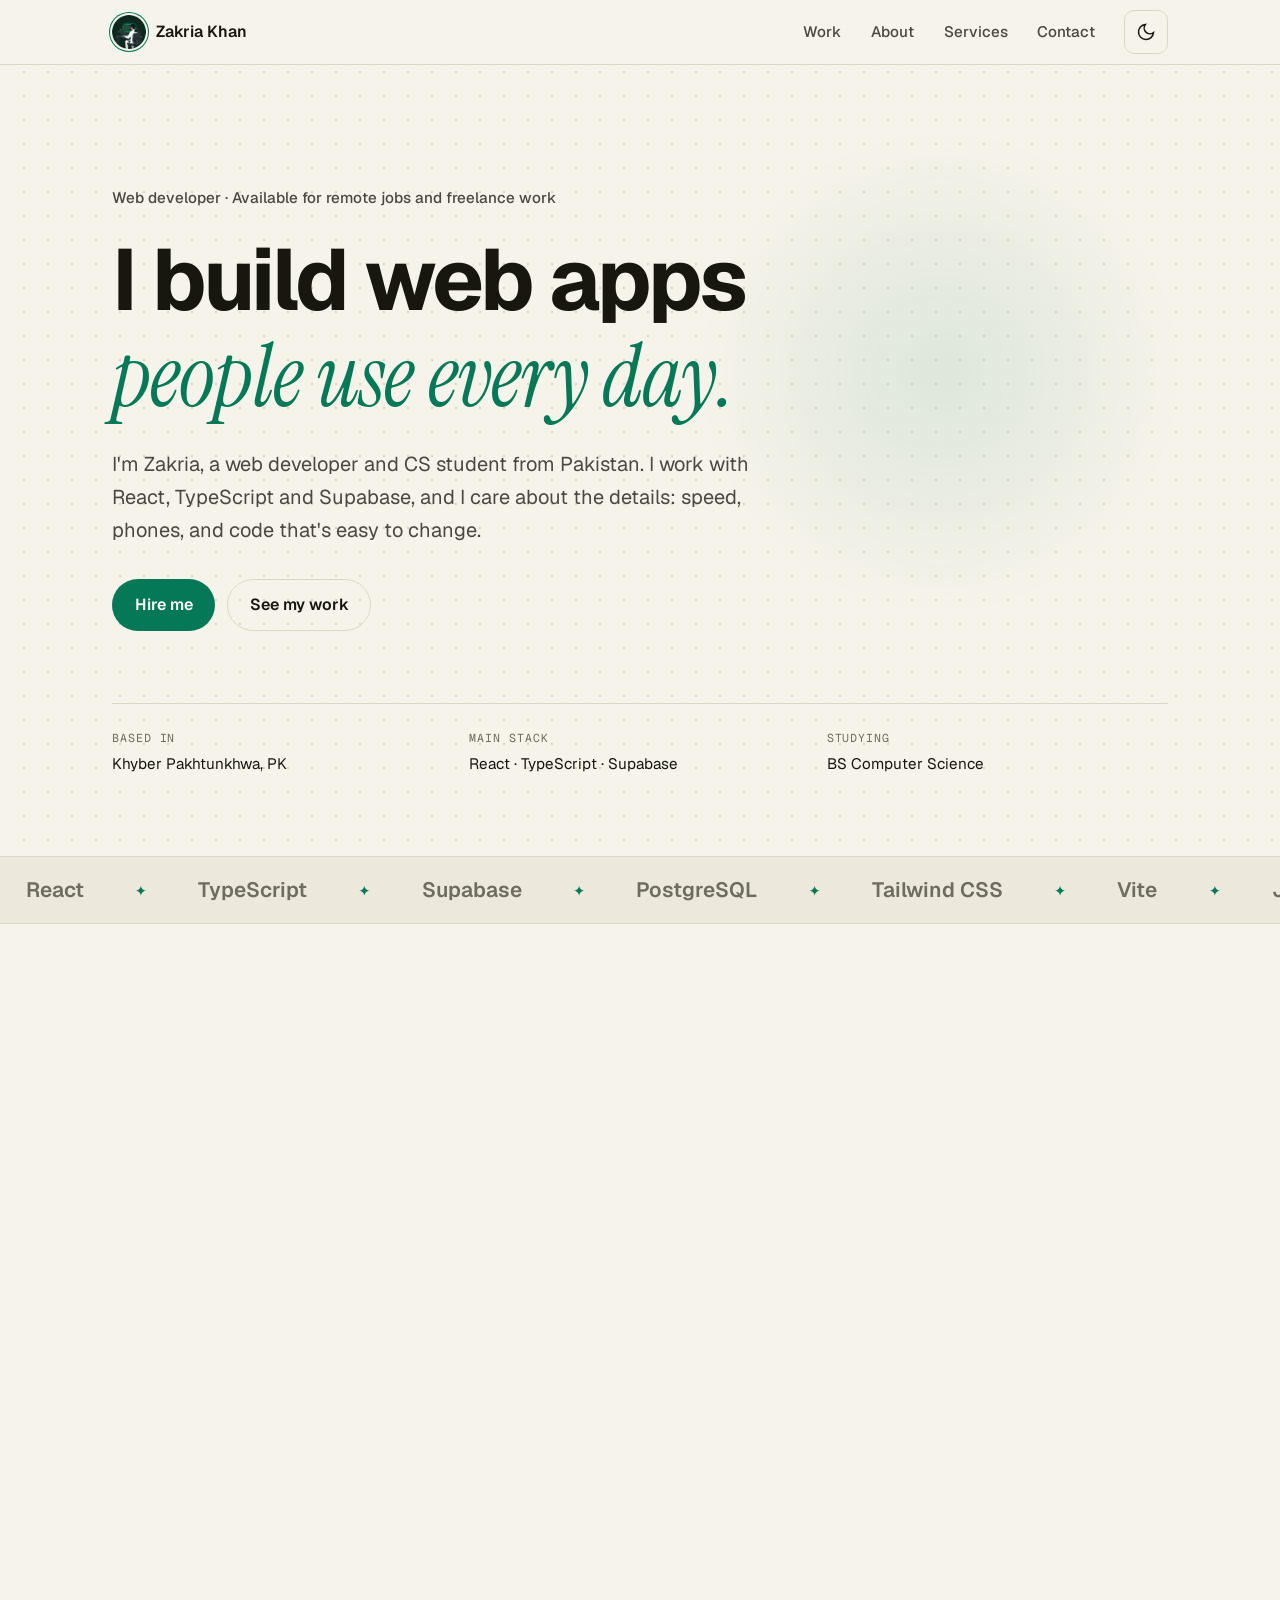
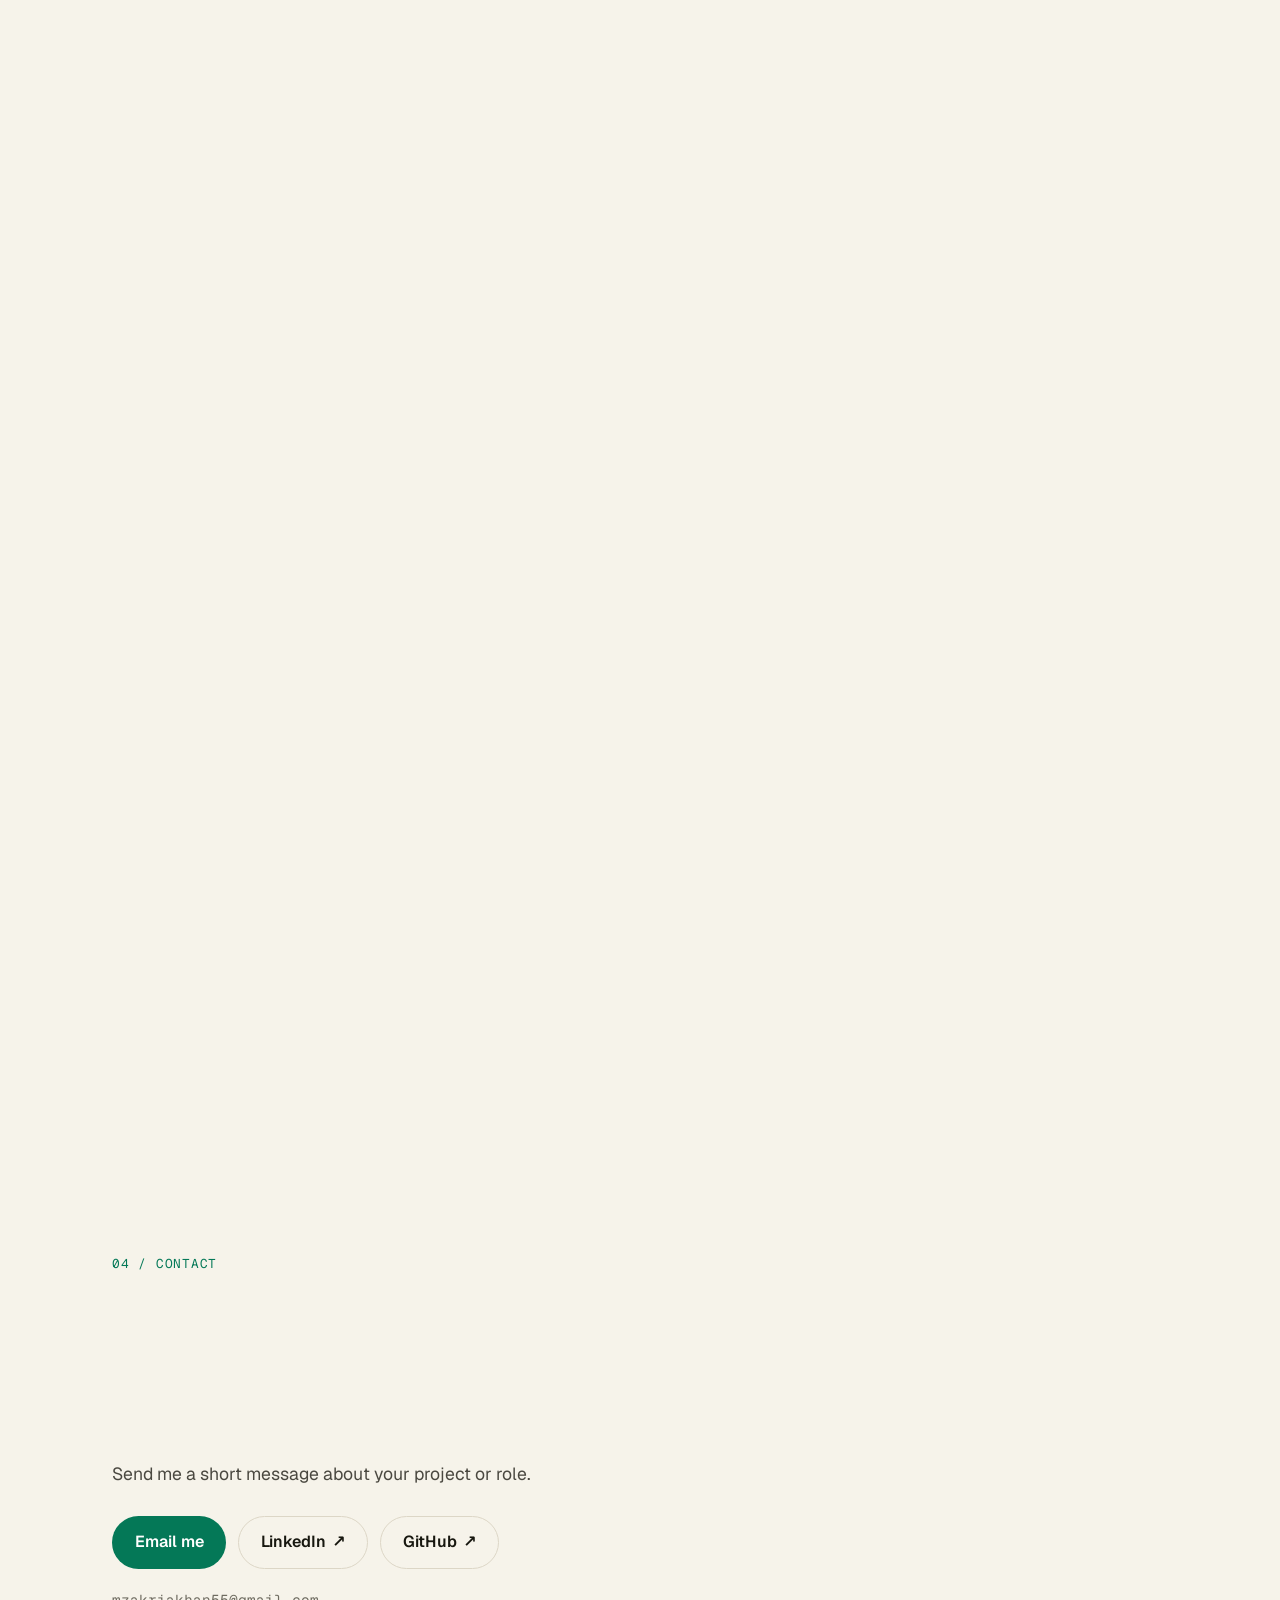
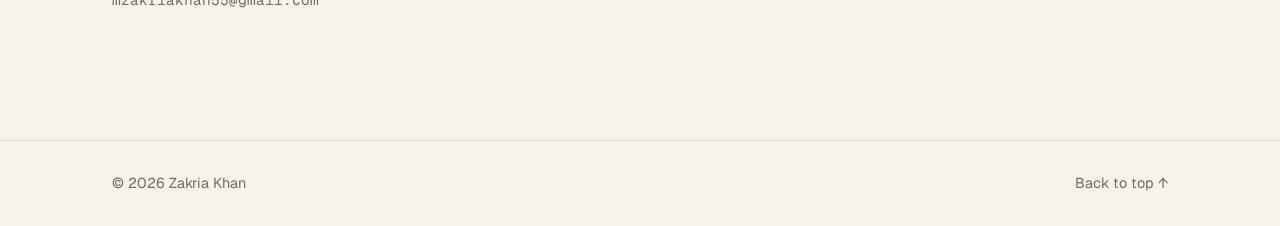
<file: index.html>
<!DOCTYPE html>
<html lang="en">
<head>
  <meta charset="UTF-8">
  <meta name="google-site-verification" content="UpPmsMIT3jdcEtFTkStI4EYZUr24FFeekKze2Xcau6c" />
  <meta name="viewport" content="width=device-width, initial-scale=1">
  <title>Zakria Khan | Web Developer: React, TypeScript, Supabase</title>
  <meta name="description" content="Zakria Khan is a web developer from Pakistan who builds fast, mobile-friendly web apps and websites with React, TypeScript and Supabase. Open to remote work.">
  <link rel="canonical" href="https://zakyprojects.github.io/">
  <meta name="theme-color" content="#f6f3ea">

  <meta property="og:type" content="website">
  <meta property="og:url" content="https://zakyprojects.github.io/">
  <meta property="og:title" content="Zakria Khan | Web Developer">
  <meta property="og:description" content="I build fast, mobile-friendly web apps and websites with React, TypeScript and Supabase.">
  <meta property="og:image" content="https://zakyprojects.github.io/og.png">
  <meta property="og:image:width" content="1200">
  <meta property="og:image:height" content="630">
  <meta name="twitter:card" content="summary_large_image">

  <link rel="icon" href="favicon-32.png" type="image/png" sizes="32x32">
  <link rel="icon" href="favicon.ico" sizes="any">
  <link rel="apple-touch-icon" href="apple-touch-icon.png">

  <link rel="preload" href="fonts/geist.woff2" as="font" type="font/woff2" crossorigin>
  <link rel="stylesheet" href="style.css">

  <!-- Apply the saved theme before paint so the page never flashes the wrong colours. -->
  <script>
    (function () {
      try {
        // Saved choice wins; otherwise follow the device/browser theme.
        var t = localStorage.getItem('theme');
        if (t !== 'dark' && t !== 'light') t = matchMedia('(prefers-color-scheme: dark)').matches ? 'dark' : 'light';
        if (t === 'dark') document.documentElement.dataset.theme = 'dark';
      } catch (e) {}
    })();
  </script>

  <script type="application/ld+json">
  {
    "@context": "https://schema.org",
    "@type": "Person",
    "name": "Zakria Khan",
    "url": "https://zakyprojects.github.io/",
    "jobTitle": "Web Developer",
    "email": "mailto:mzakriakhan55@gmail.com",
    "address": { "@type": "PostalAddress", "addressRegion": "Khyber Pakhtunkhwa", "addressCountry": "PK" },
    "knowsAbout": ["React", "TypeScript", "JavaScript", "Supabase", "PostgreSQL", "Tailwind CSS", "Web development"],
    "sameAs": [
      "https://github.com/zakyprojects",
      "https://www.linkedin.com/in/zakria-khan-dev"
    ]
  }
  </script>
</head>

<body id="top">
  <canvas class="bg-fx" aria-hidden="true"></canvas>
  <a class="skip-link" href="#main">Skip to content</a>
  <div class="progress" aria-hidden="true"></div>

  <header class="site-header">
    <div class="wrap header-inner">
      <a class="brand" href="#top" aria-label="Zakria Khan, back to top">
        <img class="brand-mark" src="avatar-96.webp" width="34" height="34" alt="" aria-hidden="true">
        <span class="brand-name">Zakria Khan</span>
      </a>

      <nav class="nav" aria-label="Main">
        <button class="nav-toggle" type="button" aria-expanded="false" aria-controls="nav-list">
          <span class="sr-only">Menu</span>
          <span class="nav-toggle-bar" aria-hidden="true"></span>
        </button>
        <ul class="nav-list" id="nav-list">
          <li><a href="#work">Work</a></li>
          <li><a href="#about">About</a></li>
          <li><a href="#services">Services</a></li>
          <li><a href="#contact">Contact</a></li>
        </ul>
      </nav>

      <button class="theme-toggle" type="button" aria-label="Switch colour theme">
        <svg class="icon-sun" viewBox="0 0 24 24" aria-hidden="true"><circle cx="12" cy="12" r="4"/><path d="M12 2v2M12 20v2M4.9 4.9l1.4 1.4M17.7 17.7l1.4 1.4M2 12h2M20 12h2M4.9 19.1l1.4-1.4M17.7 6.3l1.4-1.4"/></svg>
        <svg class="icon-moon" viewBox="0 0 24 24" aria-hidden="true"><path d="M21 12.8A9 9 0 1 1 11.2 3a7 7 0 0 0 9.8 9.8z"/></svg>
      </button>
    </div>
  </header>

  <main id="main">
    <!-- Hero -->
    <section class="hero wrap" aria-labelledby="hero-title">
      <p class="eyebrow">Web developer · Available for remote jobs and freelance work</p>
      <h1 class="hero-title" id="hero-title" aria-label="I build web apps people use every day.">
        <span aria-hidden="true"><span class="word" style="--i:0">I</span> <span class="word" style="--i:1">build</span> <span class="word" style="--i:2">web</span> <span class="word" style="--i:3">apps</span><br>
        <span class="accent serif"><span class="word" style="--i:4">people</span> <span class="word" style="--i:5">use</span> <span class="word" style="--i:6">every</span> <span class="word" style="--i:7">day.</span></span></span>
      </h1>
      <p class="hero-lead">
        I'm Zakria, a web developer and CS student from Pakistan. I work with React, TypeScript and Supabase,
        and I care about the details: speed, phones, and code that's easy to change.
      </p>
      <div class="hero-actions">
        <a class="btn btn-primary" href="#contact">Hire me</a>
        <a class="btn btn-ghost" href="#work">See my work</a>
      </div>
      <ul class="hero-facts" aria-label="Quick facts">
        <li><span class="fact-label">Based in</span> Khyber Pakhtunkhwa, PK</li>
        <li><span class="fact-label">Main stack</span> React · TypeScript · Supabase</li>
        <li><span class="fact-label">Studying</span> BS Computer Science</li>
      </ul>
    </section>

    <!-- Stack strip -->
    <div class="strip" aria-hidden="true">
      <div class="strip-track">
        <span>React</span><span>TypeScript</span><span>Supabase</span><span>PostgreSQL</span><span>Tailwind CSS</span><span>Vite</span><span>JavaScript</span><span>PWA</span><span>Vercel</span><span>Python</span>
        <span>React</span><span>TypeScript</span><span>Supabase</span><span>PostgreSQL</span><span>Tailwind CSS</span><span>Vite</span><span>JavaScript</span><span>PWA</span><span>Vercel</span><span>Python</span>
      </div>
    </div>

    <!-- 01 Work -->
    <section class="section wrap" id="work" aria-labelledby="work-title">
      <div class="section-head" data-n="01">
        <p class="section-num">01 / Work</p>
        <h2 class="section-title" id="work-title">Selected work</h2>
      </div>

      <article class="case">
        <div class="case-body">
          <p class="case-meta"><span class="pill pill-live">Live · Beta</span> Founder &amp; developer</p>
          <h3 class="case-title">AscendDay</h3>
          <p class="case-tagline">A gamified self-improvement app. Step up every day.</p>
          <p>
            AscendDay turns daily habits, focus sessions, journaling, skills and workouts into points.
            Friends compete on weekly and monthly leagues, and a new season starts every 90 days.
          </p>

          <dl class="case-points">
            <div>
              <dt>The problem</dt>
              <dd>Habit apps are easy to quit and easy to cheat, so points stop meaning anything.</dd>
            </div>
            <div>
              <dt>What I built</dt>
              <dd>Points are calculated on the server, not in the browser. Data syncs across devices and works offline. The app installs on phones and sends push reminders.</dd>
            </div>
            <div>
              <dt>Under the hood</dt>
              <dd>Postgres with row-level security, scheduled jobs, edge functions, automated tests, and a CI check before every deploy.</dd>
            </div>
          </dl>

          <ul class="tags" aria-label="Tech used">
            <li>React</li><li>TypeScript</li><li>Vite</li><li>Tailwind</li><li>Supabase</li><li>PWA</li><li>Vercel</li>
          </ul>

          <div class="case-links">
            <a class="btn btn-primary btn-sm" href="https://ascendday.com" target="_blank" rel="noopener">Visit AscendDay <span aria-hidden="true">↗</span></a>
            <a class="btn btn-ghost btn-sm" href="https://github.com/zakyprojects/Ascend" target="_blank" rel="noopener">View code <span aria-hidden="true">↗</span></a>
          </div>
        </div>

        <div class="case-visual" aria-hidden="true">
          <div class="mock">
            <div class="mock-bar"><span></span><span></span><span></span><em>ascendday.com</em></div>
            <div class="mock-body">
              <div class="mock-row"><b>Today</b><i>+120 pts</i></div>
              <div class="mock-item done">Morning walk</div>
              <div class="mock-item done">Focus · 50 min</div>
              <div class="mock-item">Read 20 pages</div>
              <div class="mock-item">Journal</div>
              <div class="mock-league">
                <div><span>1</span> You <i>1,240</i></div>
                <div><span>2</span> Friend <i>1,105</i></div>
                <div><span>3</span> Friend <i>980</i></div>
              </div>
            </div>
          </div>
        </div>
      </article>

      <div class="cards">
        <article class="card">
          <p class="card-meta"><span class="pill">In progress</span> Private</p>
          <h3 class="card-title">TradeEdge</h3>
          <p>A trading journal for spot traders. It tracks trades and shows clear stats like expectancy and R, with each stat's sample size. Beginner mode uses plain words.</p>
          <ul class="tags"><li>React</li><li>Vite</li><li>Tailwind</li></ul>
        </article>

        <article class="card">
          <p class="card-meta"><span class="pill">Small project</span></p>
          <h3 class="card-title">Finance Tracker</h3>
          <p>Track income and expenses and see where money goes, with charts. Data stays in your browser.</p>
          <ul class="tags"><li>JavaScript</li><li>Charts</li><li>localStorage</li></ul>
          <div class="card-links">
            <a href="https://zakyprojects.github.io/finance-tracker/" target="_blank" rel="noopener">Live <span aria-hidden="true">↗</span></a>
            <a href="https://github.com/zakyprojects/finance-tracker" target="_blank" rel="noopener">Code <span aria-hidden="true">↗</span></a>
          </div>
        </article>

        <article class="card">
          <p class="card-meta"><span class="pill">Chat demo</span></p>
          <h3 class="card-title">Ora, AI chat interface</h3>
          <p>A chat interface for a personal AI assistant, with a working demo: replies type out, code shows in cards, and it follows your light or dark theme. No AI is connected.</p>
          <ul class="tags"><li>HTML</li><li>CSS</li><li>JavaScript</li></ul>
          <div class="card-links">
            <a href="https://zakyprojects.github.io/ora-frontened/" target="_blank" rel="noopener">Live <span aria-hidden="true">↗</span></a>
            <a href="https://github.com/zakyprojects/ora-frontened" target="_blank" rel="noopener">Code <span aria-hidden="true">↗</span></a>
          </div>
        </article>
      </div>

      <details class="more">
        <summary>More small projects</summary>
        <ul class="more-list">
          <li><a href="https://zakyprojects.github.io/weather/" target="_blank" rel="noopener">Weather app</a><span>Live weather from an API, with your location.</span></li>
          <li><a href="https://zakyprojects.github.io/todo/" target="_blank" rel="noopener">Todo app</a><span>Lists, tasks with due dates and notes.</span></li>
          <li><a href="https://zakyprojects.github.io/Random-Password-Generator/" target="_blank" rel="noopener">Password generator</a><span>Pick length and characters, copy in one click.</span></li>
          <li><a href="https://zakyprojects.github.io/qr-code-generator/" target="_blank" rel="noopener">QR code generator</a><span>Make a QR code for a link, text or Wi-Fi.</span></li>
          <li><a href="https://zakyprojects.github.io/quotes-generator/" target="_blank" rel="noopener">Quote of the day</a><span>A new quote with a tap.</span></li>
        </ul>
      </details>
    </section>

    <!-- 02 About -->
    <section class="section wrap" id="about" aria-labelledby="about-title">
      <div class="section-head" data-n="02">
        <p class="section-num">02 / About</p>
        <h2 class="section-title" id="about-title">About me</h2>
      </div>

      <div class="about">
        <div class="about-text">
          <p class="about-lead">I learn by building real things, and then I keep improving them.</p>
          <p>
            I'm a Computer Science student (2024 to 2028) from Risalpur, Khyber Pakhtunkhwa. I started with Harvard's CS50,
            then moved to building full apps. AscendDay is my biggest one: I planned it, built it, and keep shipping updates to real users.
          </p>
          <p>
            I like clean, simple code and honest products. When I'm not coding, I read about psychology and how habits form,
            which is a big part of why I built AscendDay.
          </p>
          <ul class="about-langs" aria-label="Languages I speak">
            <li>Pashto <span>native</span></li>
            <li>Urdu <span>fluent</span></li>
            <li>English <span>intermediate to fluent</span></li>
          </ul>
        </div>
        <figure class="about-photo">
          <img src="zakria.webp" width="640" height="640" alt="Illustration of a developer at a desk with a laptop and monitor" loading="lazy" decoding="async">
        </figure>
      </div>

      <div class="grid-2">
        <div class="panel">
          <h3 class="panel-title">Skills</h3>
          <dl class="skills">
            <div><dt>Front end</dt><dd>React, TypeScript, JavaScript, HTML, CSS, Tailwind CSS</dd></div>
            <div><dt>Back end</dt><dd>Supabase, PostgreSQL, SQL, edge functions</dd></div>
            <div><dt>Tools</dt><dd>Git, GitHub, Vite, Vercel, VS Code</dd></div>
            <div><dt>Also</dt><dd>Python, Flask, SQLite, C, C++</dd></div>
          </dl>
        </div>

        <div class="panel">
          <h3 class="panel-title">Education</h3>
          <ul class="edu">
            <li>
              <strong>BS Computer Science</strong>
              <span>The University of Agriculture, Peshawar · 2024 to 2028</span>
            </li>
            <li>
              <strong>CS50x: Introduction to Computer Science</strong>
              <span>Harvard University · Certificate, 2025</span>
            </li>
            <li>
              <strong>CS50P: Programming with Python</strong>
              <span>Harvard University · Lectures completed</span>
            </li>
            <li>
              <strong>CS50W: Web Programming with Python and JavaScript</strong>
              <span>Harvard University · Lectures completed</span>
            </li>
          </ul>
        </div>
      </div>

      <article class="cert">
        <a class="cert-img" href="cs50x.webp" target="_blank" rel="noopener" aria-label="Open the CS50x certificate full size">
          <img src="cs50x.webp" width="1200" height="848" alt="Harvard CS50x certificate for Zakria Khan" loading="lazy" decoding="async">
        </a>
        <div class="cert-body">
          <p class="section-num">Certificate</p>
          <h3 class="cert-title">CS50x: Introduction to Computer Science</h3>
          <p class="cert-issuer">Harvard University · David J. Malan · 2025</p>
          <p>Harvard's well-known intro to computer science: C, Python, SQL, algorithms, data structures and web basics, with weekly problem sets and a final project.</p>
          <a class="btn btn-ghost btn-sm" href="cs50x.webp" target="_blank" rel="noopener">View full size <span aria-hidden="true">↗</span></a>
        </div>
      </article>
    </section>

    <!-- 03 Services -->
    <section class="section wrap" id="services" aria-labelledby="services-title">
      <div class="section-head" data-n="03">
        <p class="section-num">03 / Services</p>
        <h2 class="section-title" id="services-title">How I can help</h2>
      </div>

      <div class="cards">
        <article class="card service">
          <span class="service-num" aria-hidden="true">01</span>
          <h3 class="card-title">Websites and landing pages</h3>
          <p>A fast, clean site for your business or product, built to work well on phones and show up on Google.</p>
        </article>
        <article class="card service">
          <span class="service-num" aria-hidden="true">02</span>
          <h3 class="card-title">Web apps</h3>
          <p>Dashboards, trackers and tools with sign-in and a real database, built with React, TypeScript and Supabase.</p>
        </article>
        <article class="card service">
          <span class="service-num" aria-hidden="true">03</span>
          <h3 class="card-title">Fix and speed up</h3>
          <p>Your current site is slow or broken on phones? I find the problems and fix them.</p>
        </article>
      </div>
    </section>

    <!-- 04 Contact -->
    <section class="section wrap contact" id="contact" aria-labelledby="contact-title">
      <p class="section-num">04 / Contact</p>
      <h2 class="contact-title" id="contact-title">Have something to build?<br><span class="accent serif">Let's talk.</span></h2>
      <p class="contact-lead">Send me a short message about your project or role.</p>
      <div class="hero-actions">
        <a class="btn btn-primary" href="mailto:mzakriakhan55@gmail.com?subject=Hello%20Zakria">Email me</a>
        <a class="btn btn-ghost" href="https://www.linkedin.com/in/zakria-khan-dev" target="_blank" rel="noopener">LinkedIn <span aria-hidden="true">↗</span></a>
        <a class="btn btn-ghost" href="https://github.com/zakyprojects" target="_blank" rel="noopener">GitHub <span aria-hidden="true">↗</span></a>
      </div>
      <p class="contact-email">mzakriakhan55@gmail.com</p>
    </section>
  </main>

  <footer class="site-footer">
    <div class="wrap footer-inner">
      <p>© <span id="year">2026</span> Zakria Khan</p>
      <a href="#top">Back to top <span aria-hidden="true">↑</span></a>
    </div>
  </footer>

  <script src="script.js" defer></script>
</body>
</html>
</file>
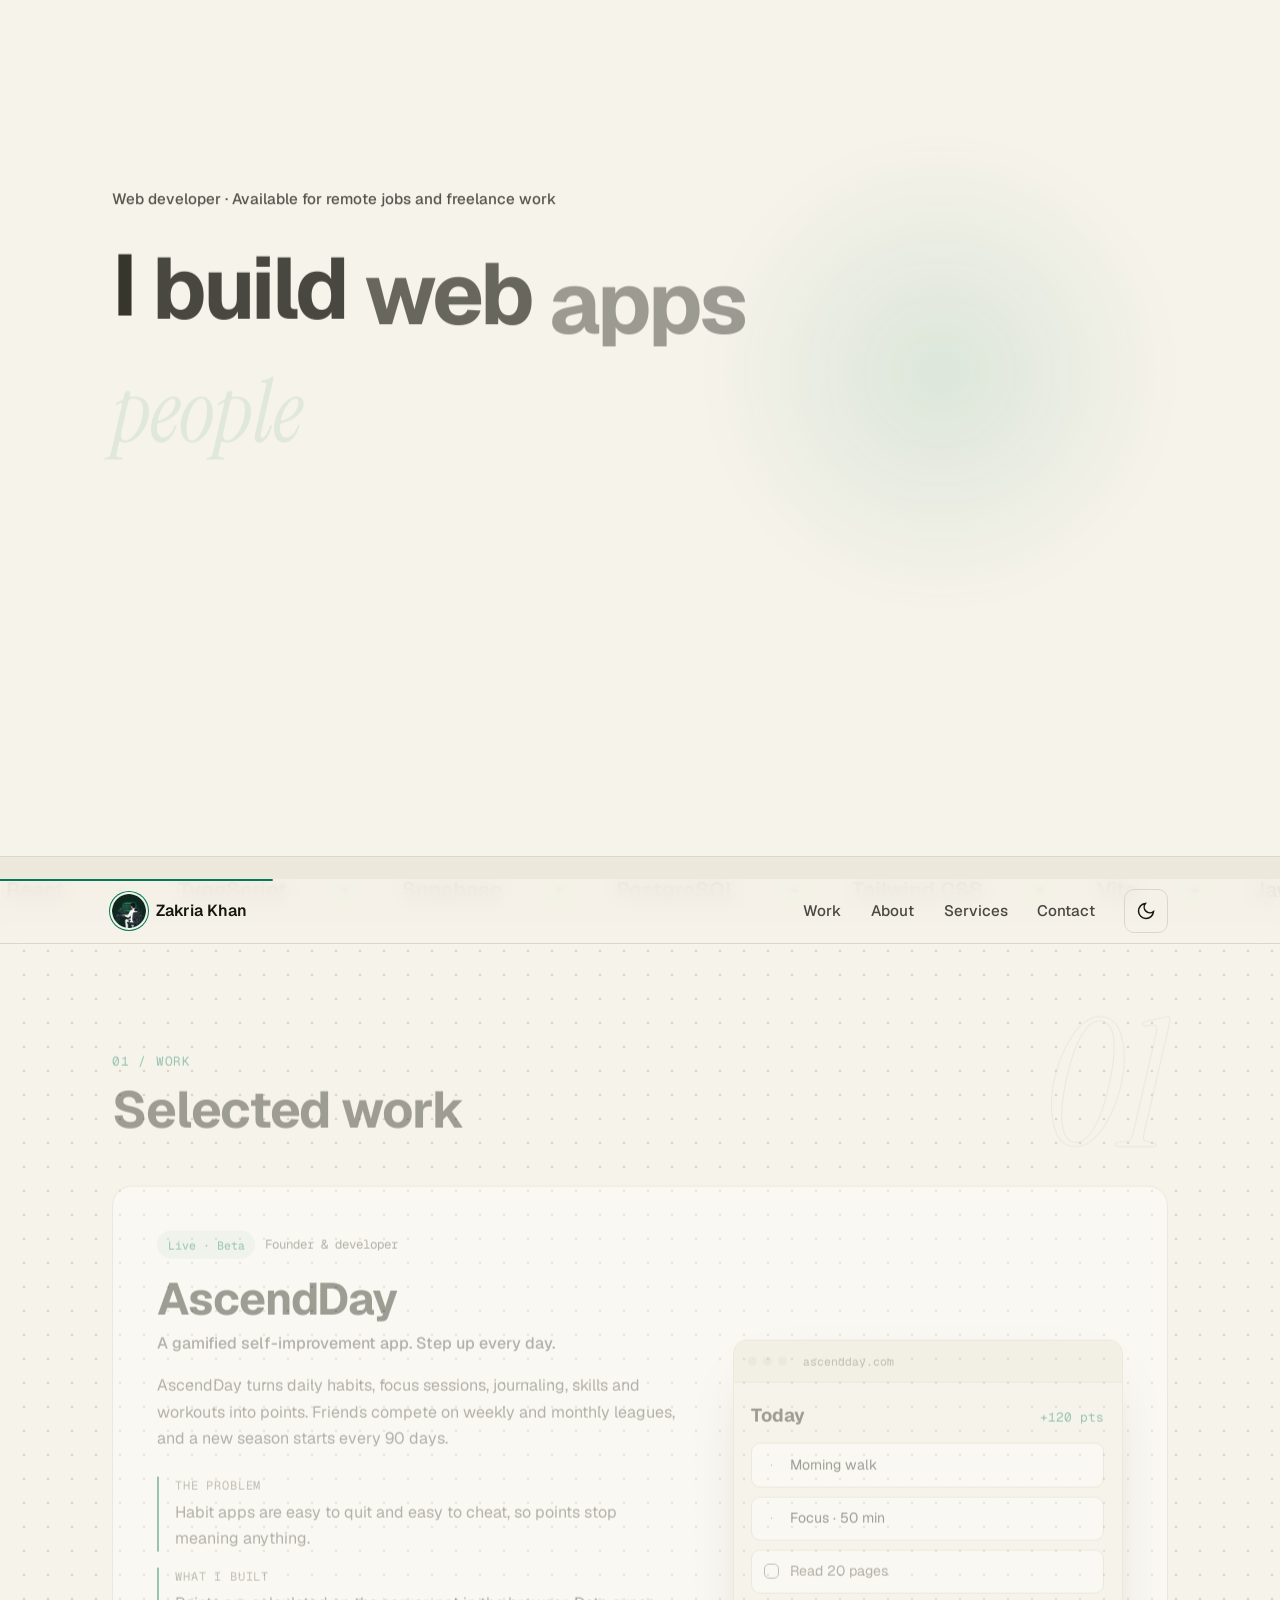
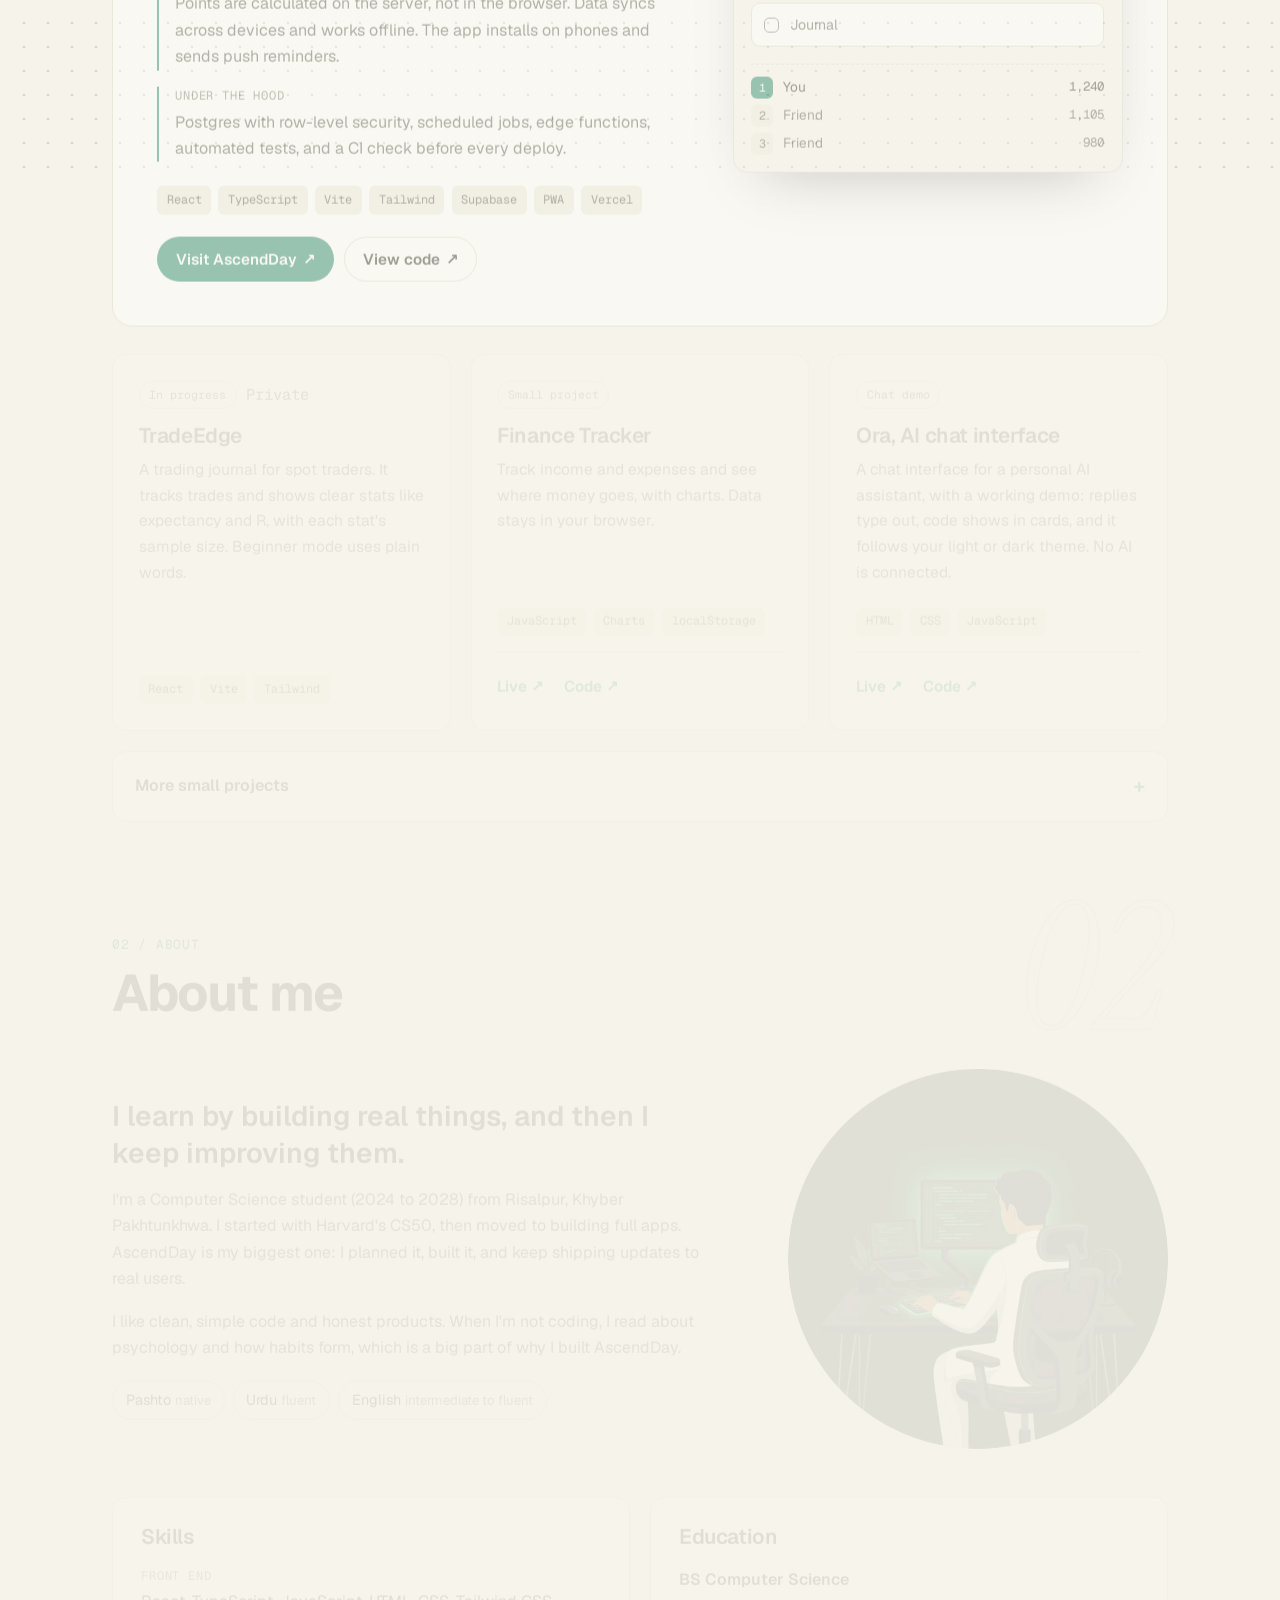
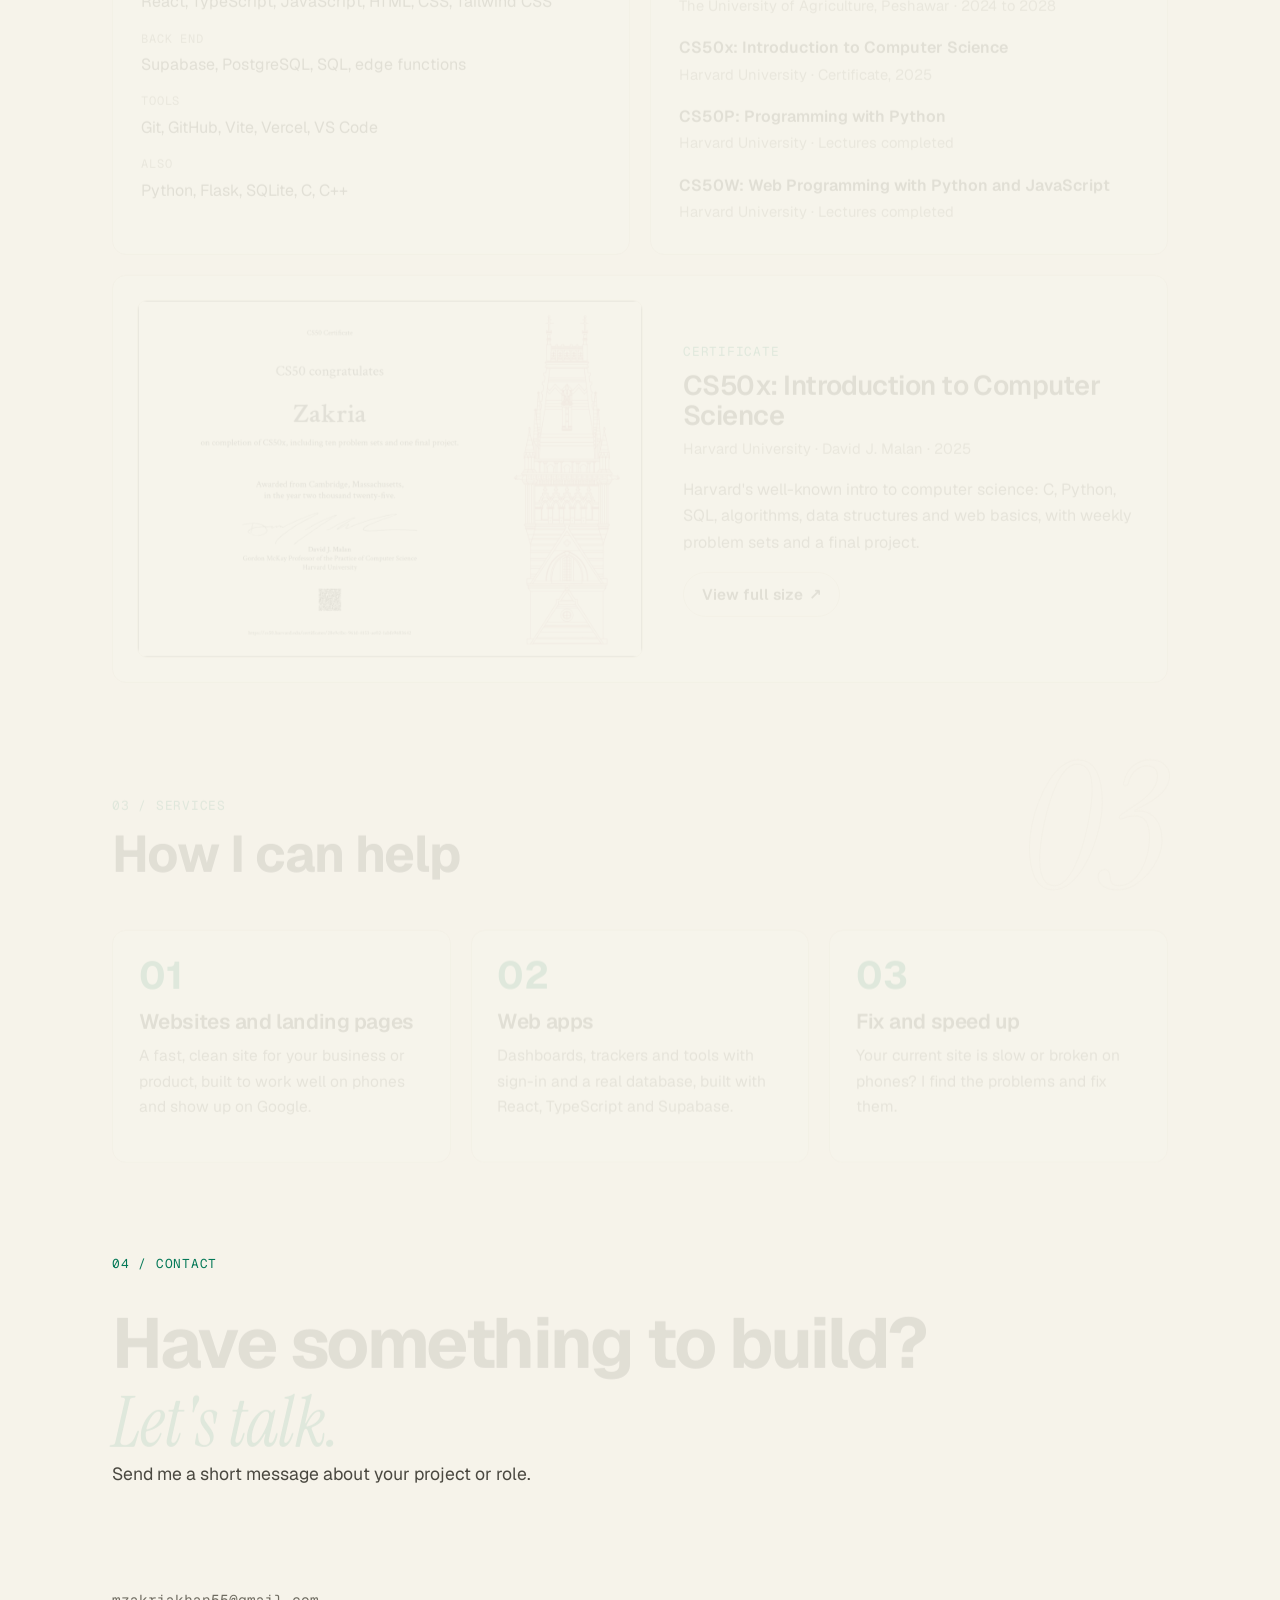
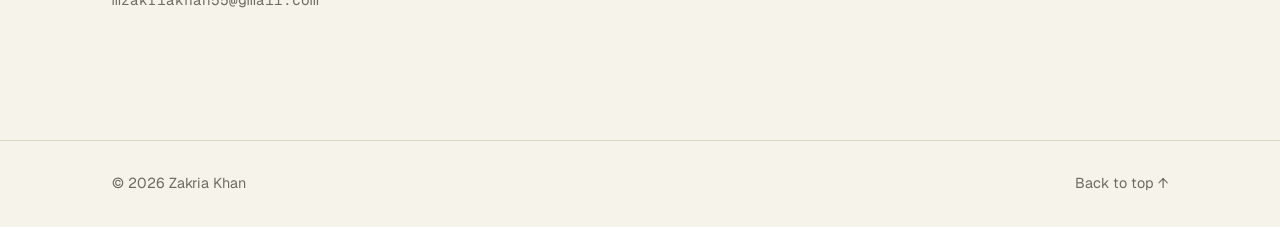
<file: aboutMe/index.html>
<!doctype html>
<html lang="en">
<head>
  <meta charset="utf-8">
  <title>About Zakria Khan</title>
  <meta name="robots" content="noindex">
  <link rel="canonical" href="https://zakyprojects.github.io/#about">
  <meta http-equiv="refresh" content="0; url=/#about">
</head>
<body>
  <p>This page moved to <a href="/#about">zakyprojects.github.io/#about</a>.</p>
</body>
</html>
</file>
<file: style.css>
/* ===== Fonts (self-hosted, same as AscendDay: Geist, Geist Mono, Instrument Serif) ===== */
@font-face { font-family: "Geist"; src: url("fonts/geist.woff2") format("woff2"); font-weight: 100 900; font-style: normal; font-display: swap; }
@font-face { font-family: "Geist Mono"; src: url("fonts/geist-mono.woff2") format("woff2"); font-weight: 100 900; font-style: normal; font-display: swap; }
@font-face { font-family: "Instrument Serif"; src: url("fonts/instrument-serif-italic.woff2") format("woff2"); font-weight: 400; font-style: italic; font-display: swap; }

/* ===== Theme tokens ===== */
:root {
  --bg: #f6f3ea;
  --bg-raised: #ffffff;
  --bg-sunk: #ece8dc;
  --line: #dcd6c6;
  --text: #17170f;
  --text-soft: #4a4840;
  --text-faint: #6e6b60;
  --accent: #047857;
  --accent-ink: #ffffff;
  --accent-soft: rgba(4, 120, 87, 0.1);

  --font-display: "Geist", system-ui, sans-serif;
  --font-body: "Geist", system-ui, -apple-system, "Segoe UI", Roboto, sans-serif;
  --font-serif: "Instrument Serif", Georgia, serif;
  --font-mono: "Geist Mono", ui-monospace, Consolas, monospace;

  --wrap: 1120px;
  --pad: clamp(1.1rem, 4vw, 2rem);
  --radius: 14px;
  --header-h: 64px;

  color-scheme: light;
}

:root[data-theme="dark"] {
  --bg: #121210;
  --bg-raised: #1a1a17;
  --bg-sunk: #0d0d0b;
  --line: #2b2b26;
  --text: #f1eee4;
  --text-soft: #b7b3a6;
  --text-faint: #858174;
  --accent: #34d399;
  --accent-ink: #062b1f;
  --accent-soft: rgba(52, 211, 153, 0.12);
  color-scheme: dark;
}


/* ===== Base ===== */
*, *::before, *::after { box-sizing: border-box; }
html { scroll-behavior: smooth; scroll-padding-top: calc(var(--header-h) + 12px); -webkit-text-size-adjust: 100%; }
body {
  margin: 0;
  background: var(--bg);
  color: var(--text);
  font-family: var(--font-body);
  font-size: 1rem;
  line-height: 1.65;
  overflow-x: hidden;
  overflow-x: clip;
}
img { max-width: 100%; height: auto; display: block; }
a { color: inherit; }
h1, h2, h3 { font-family: var(--font-display); line-height: 1.1; margin: 0; letter-spacing: -0.02em; }
p { margin: 0 0 1rem; }
ul { margin: 0; padding: 0; list-style: none; }
:focus-visible { outline: 2px solid var(--accent); outline-offset: 3px; border-radius: 6px; }

.wrap { width: 100%; max-width: var(--wrap); margin-inline: auto; padding-inline: var(--pad); }
.sr-only { position: absolute; width: 1px; height: 1px; overflow: hidden; clip: rect(0 0 0 0); white-space: nowrap; }
.skip-link { position: absolute; left: 1rem; top: -100px; background: var(--accent); color: var(--accent-ink); padding: .6rem 1rem; border-radius: 8px; z-index: 100; font-weight: 600; text-decoration: none; }
.skip-link:focus { top: 1rem; }
.accent { color: var(--accent); }
.serif { font-family: var(--font-serif); font-weight: 400; font-style: italic; letter-spacing: -0.01em; }

/* ===== Header ===== */
.site-header {
  position: sticky; top: 0; z-index: 50;
  background: color-mix(in srgb, var(--bg) 86%, transparent);
  backdrop-filter: saturate(140%) blur(10px);
  -webkit-backdrop-filter: saturate(140%) blur(10px);
  border-bottom: 1px solid var(--line);
}
.header-inner { display: flex; align-items: center; gap: 1rem; height: var(--header-h); }
.brand { display: flex; align-items: center; gap: .6rem; text-decoration: none; font-family: var(--font-display); font-weight: 600; margin-right: auto; }
.brand-mark { width: 34px; height: 34px; border-radius: 50%; object-fit: cover; box-shadow: 0 0 0 2px var(--bg), 0 0 0 3px var(--accent); }
.nav-list { display: flex; gap: .25rem; }
.nav-list a { display: block; padding: .5rem .8rem; border-radius: 8px; text-decoration: none; color: var(--text-soft); font-size: .95rem; font-weight: 500; }
.nav-list a:hover { color: var(--text); background: var(--bg-raised); }
.theme-toggle, .nav-toggle {
  width: 44px; height: 44px; display: grid; place-items: center;
  background: transparent; border: 1px solid var(--line); border-radius: 10px; color: var(--text); cursor: pointer;
}
.nav-toggle { display: none; }
.theme-toggle svg { width: 20px; height: 20px; fill: none; stroke: currentColor; stroke-width: 1.8; stroke-linecap: round; }
.icon-sun { display: none; }
:root[data-theme="dark"] .icon-sun { display: block; }
:root[data-theme="dark"] .icon-moon { display: none; }

@media (max-width: 720px) {
  .nav { order: 3; }
  .nav-toggle { display: grid; }
  .nav-toggle-bar, .nav-toggle-bar::before, .nav-toggle-bar::after {
    display: block; width: 18px; height: 2px; background: currentColor; border-radius: 2px; position: relative; transition: transform .2s, background .2s;
  }
  .nav-toggle-bar::before, .nav-toggle-bar::after { content: ""; position: absolute; left: 0; }
  .nav-toggle-bar::before { top: -6px; }
  .nav-toggle-bar::after { top: 6px; }
  .nav-toggle[aria-expanded="true"] .nav-toggle-bar { background: transparent; }
  .nav-toggle[aria-expanded="true"] .nav-toggle-bar::before { transform: translateY(6px) rotate(45deg); }
  .nav-toggle[aria-expanded="true"] .nav-toggle-bar::after { transform: translateY(-6px) rotate(-45deg); }

  .nav-list {
    position: absolute; left: 0; right: 0; top: var(--header-h);
    flex-direction: column; gap: 0; padding: .5rem var(--pad) 1rem;
    background: var(--bg); border-bottom: 1px solid var(--line);
    display: none;
  }
  .nav-list.is-open { display: flex; }
  .nav-list a { padding: .85rem .5rem; font-size: 1.05rem; border-radius: 0; border-bottom: 1px solid var(--line); }
  .nav-list li:last-child a { border-bottom: 0; }
}

/* ===== Buttons ===== */
.btn {
  display: inline-flex; align-items: center; justify-content: center; gap: .4rem;
  min-height: 48px; padding: .75rem 1.35rem; border-radius: 999px;
  font-weight: 600; font-size: 1rem; text-decoration: none; border: 1px solid transparent;
  transition: transform .15s ease, background .15s ease, border-color .15s ease;
}
.btn:hover { transform: translateY(-1px); }
.btn-primary { background: var(--accent); color: var(--accent-ink); }
.btn-ghost { border-color: var(--line); color: var(--text); }
.btn-ghost:hover { border-color: var(--text-faint); }
.btn-sm { min-height: 44px; padding: .55rem 1.1rem; font-size: .95rem; }

/* ===== Hero ===== */
.hero { padding-block: clamp(3.5rem, 11vw, 7.5rem) clamp(3rem, 8vw, 5rem); }
.eyebrow { font-size: .95rem; font-weight: 500; color: var(--text-soft); margin-bottom: 1.4rem; }
.hero-title { font-size: clamp(2.5rem, 8.2vw, 5.4rem); font-weight: 700; letter-spacing: -0.035em; margin-bottom: 1.5rem; }
.hero-lead { font-size: clamp(1.05rem, 2.2vw, 1.25rem); color: var(--text-soft); max-width: 40rem; margin-bottom: 2rem; }
.hero-actions { display: flex; flex-wrap: wrap; gap: .75rem; }
.hero-facts { display: grid; grid-template-columns: repeat(3, minmax(0, 1fr)); gap: 1rem; margin-top: clamp(2.5rem, 7vw, 4.5rem); padding-top: 1.5rem; border-top: 1px solid var(--line); font-size: .95rem; }
.fact-label { display: block; font-family: var(--font-mono); font-size: .72rem; text-transform: uppercase; letter-spacing: .08em; color: var(--text-faint); margin-bottom: .25rem; }
@media (max-width: 640px) {
  .hero-facts { grid-template-columns: 1fr; gap: .9rem; }
  .hero-actions .btn { flex: 1 1 auto; }
}

/* ===== Stack strip ===== */
.strip { border-block: 1px solid var(--line); background: var(--bg-sunk); overflow: hidden; }
.strip-track { display: flex; width: max-content; animation: strip 40s linear infinite; }
.strip-track span { font-family: var(--font-display); font-weight: 600; font-size: clamp(1rem, 2.4vw, 1.3rem); color: var(--text-faint); padding: 1rem 1.6rem; white-space: nowrap; }
.strip-track span::after { content: "✦"; margin-left: 3.2rem; color: var(--accent); font-size: .7em; vertical-align: middle; }
@keyframes strip { to { transform: translateX(-50%); } }

/* ===== Sections ===== */
.section { padding-block: clamp(4rem, 10vw, 7rem) 0; }
.section-head { margin-bottom: clamp(1.8rem, 5vw, 3rem); }
.section-num { font-family: var(--font-mono); font-size: .8rem; color: var(--accent); letter-spacing: .06em; text-transform: uppercase; margin-bottom: .6rem; }
.section-title { font-size: clamp(2rem, 5.5vw, 3.2rem); font-weight: 700; }

/* ===== Case study ===== */
.case {
  display: grid; grid-template-columns: minmax(0, 1.15fr) minmax(0, .85fr); gap: clamp(1.5rem, 4vw, 3rem);
  background: var(--bg-raised); border: 1px solid var(--line); border-radius: calc(var(--radius) + 6px);
  padding: clamp(1.4rem, 4vw, 2.75rem); margin-bottom: 1.25rem;
}
.case-meta, .card-meta { display: flex; flex-wrap: wrap; align-items: center; gap: .6rem; font-family: var(--font-mono); font-size: .78rem; color: var(--text-faint); margin-bottom: 1rem; }
.pill { display: inline-block; padding: .22rem .6rem; border-radius: 999px; border: 1px solid var(--line); color: var(--text-soft); font-family: var(--font-mono); font-size: .72rem; }
.pill-live { border-color: transparent; background: var(--accent-soft); color: var(--accent); }
.case-title { font-size: clamp(2rem, 5vw, 2.8rem); font-weight: 700; margin-bottom: .4rem; }
.case-tagline { color: var(--accent); font-weight: 500; margin-bottom: 1rem; }
.case-body > p { color: var(--text-soft); }
.case-points { display: grid; gap: 1rem; margin: 1.5rem 0; }
.case-points div { border-left: 2px solid var(--accent); padding-left: 1rem; }
.case-points dt { font-family: var(--font-mono); font-size: .75rem; text-transform: uppercase; letter-spacing: .07em; color: var(--text-faint); margin-bottom: .2rem; }
.case-points dd { margin: 0; color: var(--text-soft); }
.tags { display: flex; flex-wrap: wrap; gap: .45rem; margin-bottom: 1.4rem; }
.tags li { font-family: var(--font-mono); font-size: .75rem; padding: .28rem .6rem; border-radius: 6px; background: var(--bg-sunk); color: var(--text-soft); }
.case-links { display: flex; flex-wrap: wrap; gap: .6rem; }

/* App mock (decorative, pure CSS) */
.case-visual { display: flex; align-items: center; }
.mock { width: 100%; border-radius: var(--radius); border: 1px solid var(--line); background: var(--bg); overflow: hidden; box-shadow: 0 24px 60px -30px rgba(0,0,0,.6); }
.mock-bar { display: flex; align-items: center; gap: 6px; padding: .7rem .9rem; border-bottom: 1px solid var(--line); background: var(--bg-sunk); }
.mock-bar span { width: 9px; height: 9px; border-radius: 50%; background: var(--line); }
.mock-bar em { margin-left: .6rem; font-style: normal; font-family: var(--font-mono); font-size: .72rem; color: var(--text-faint); }
.mock-body { padding: 1.1rem; display: grid; gap: .55rem; }
.mock-row { display: flex; justify-content: space-between; align-items: baseline; margin-bottom: .2rem; }
.mock-row b { font-family: var(--font-display); font-size: 1.15rem; }
.mock-row i { font-style: normal; font-family: var(--font-mono); font-size: .8rem; color: var(--accent); }
.mock-item { display: flex; align-items: center; gap: .65rem; padding: .6rem .75rem; border-radius: 9px; background: var(--bg-raised); border: 1px solid var(--line); font-size: .88rem; color: var(--text-soft); }
.mock-item::before { content: ""; width: 15px; height: 15px; border-radius: 5px; border: 1.5px solid var(--text-faint); flex: none; }
.mock-item.done { color: var(--text); }
.mock-item.done::before { background: var(--accent); border-color: var(--accent); }
.mock-league { margin-top: .5rem; padding-top: .7rem; border-top: 1px dashed var(--line); display: grid; gap: .35rem; font-size: .85rem; }
.mock-league div { display: flex; align-items: center; gap: .6rem; color: var(--text-soft); }
.mock-league span { width: 22px; height: 22px; display: grid; place-items: center; border-radius: 6px; background: var(--bg-sunk); font-family: var(--font-mono); font-size: .72rem; }
.mock-league div:first-child { color: var(--text); }
.mock-league div:first-child span { background: var(--accent); color: var(--accent-ink); }
.mock-league i { margin-left: auto; font-style: normal; font-family: var(--font-mono); font-size: .78rem; }

@media (max-width: 860px) {
  .case { grid-template-columns: 1fr; }
}

/* ===== Cards ===== */
.cards { display: grid; grid-template-columns: repeat(auto-fit, minmax(min(100%, 280px), 1fr)); gap: 1.25rem; }
.card { display: flex; flex-direction: column; background: var(--bg-raised); border: 1px solid var(--line); border-radius: var(--radius); padding: clamp(1.25rem, 3vw, 1.6rem); }
.card-title { font-size: 1.3rem; font-weight: 600; margin-bottom: .6rem; }
.card > p { color: var(--text-soft); font-size: .97rem; }
.card .tags { margin-top: auto; margin-bottom: 0; padding-top: .4rem; }
.card-links { display: flex; gap: 1.25rem; margin-top: 1rem; padding-top: 1rem; border-top: 1px solid var(--line); }
.card-links a { font-weight: 600; font-size: .95rem; text-decoration: none; color: var(--accent); padding-block: .3rem; }
.card-links a:hover { text-decoration: underline; }

/* More projects */
.more { margin-top: 1.25rem; border: 1px solid var(--line); border-radius: var(--radius); background: var(--bg-raised); }
.more summary { cursor: pointer; padding: 1.1rem 1.4rem; font-weight: 600; list-style: none; display: flex; justify-content: space-between; align-items: center; min-height: 52px; }
.more summary::-webkit-details-marker { display: none; }
.more summary::after { content: "+"; font-family: var(--font-mono); font-size: 1.3rem; color: var(--accent); transition: transform .2s; }
.more[open] summary::after { transform: rotate(45deg); }
.more-list { padding: 0 1.4rem 1.1rem; display: grid; }
.more-list li { display: flex; flex-wrap: wrap; gap: .25rem 1rem; justify-content: space-between; padding: .8rem 0; border-top: 1px solid var(--line); }
.more-list a { font-weight: 600; color: var(--accent); text-decoration: none; }
.more-list a:hover { text-decoration: underline; }
.more-list span { color: var(--text-faint); font-size: .92rem; }

/* ===== About ===== */
.about { display: grid; grid-template-columns: minmax(0, 1.5fr) minmax(0, 1fr); gap: clamp(1.5rem, 5vw, 3.5rem); align-items: center; margin-bottom: clamp(2rem, 5vw, 3rem); }
.about-lead { font-family: var(--font-display); font-size: clamp(1.35rem, 3vw, 1.75rem); font-weight: 600; line-height: 1.3; color: var(--text); }
.about-text p:not(.about-lead) { color: var(--text-soft); }
.about-langs { display: flex; flex-wrap: wrap; gap: .5rem; margin-top: 1.25rem; }
.about-langs li { padding: .4rem .8rem; border: 1px solid var(--line); border-radius: 999px; font-size: .9rem; }
.about-langs span { color: var(--text-faint); font-size: .82rem; }
.about-photo { margin: 0; border-radius: 50%; overflow: hidden; max-width: 380px; justify-self: end; width: 100%; }
@media (max-width: 760px) {
  .about { grid-template-columns: 1fr; }
  .about-photo { justify-self: start; max-width: 280px; }
}

.grid-2 { align-items: stretch; display: grid; grid-template-columns: repeat(auto-fit, minmax(min(100%, 340px), 1fr)); gap: 1.25rem; }
.panel { background: var(--bg-raised); border: 1px solid var(--line); border-radius: var(--radius); padding: clamp(1.25rem, 3vw, 1.75rem); }
.panel-title { font-size: 1.3rem; font-weight: 600; margin-bottom: 1.1rem; }
.skills { margin: 0; display: grid; gap: .9rem; }
.skills dt { font-family: var(--font-mono); font-size: .75rem; text-transform: uppercase; letter-spacing: .07em; color: var(--text-faint); }
.skills dd { margin: .15rem 0 0; }
.edu { display: grid; gap: 1rem; margin-bottom: 1.25rem; }
.edu strong { display: block; font-weight: 600; }
.edu span { color: var(--text-faint); font-size: .92rem; }
.edu { margin-bottom: 0; }
.cert {
  position: relative; display: grid; grid-template-columns: minmax(0, 1.1fr) minmax(0, 1fr); gap: clamp(1.25rem, 4vw, 2.5rem); align-items: center;
  margin-top: 1.25rem; background: var(--bg-raised); border: 1px solid var(--line); border-radius: var(--radius); padding: clamp(1rem, 3vw, 1.5rem);
}
.cert-img { display: block; border-radius: 10px; overflow: hidden; border: 1px solid var(--line); background: #fff; }
.cert-img img { aspect-ratio: 1200 / 848; object-fit: cover; transition: transform .5s cubic-bezier(.2,.7,.2,1); }
.cert-img:hover img { transform: scale(1.03); }
.cert-title { font-size: clamp(1.3rem, 3vw, 1.7rem); font-weight: 600; margin-bottom: .35rem; }
.cert-issuer { color: var(--text-faint); font-size: .92rem; margin-bottom: 1rem; }
.cert-body > p:not(.section-num):not(.cert-issuer) { color: var(--text-soft); }
@media (max-width: 760px) { .cert { grid-template-columns: 1fr; } }

/* ===== Services ===== */
.service-num { font-family: var(--font-display); font-weight: 700; font-size: 2.4rem; line-height: 1; color: var(--accent); margin-bottom: 1rem; }

/* ===== Contact ===== */
.contact { padding-bottom: clamp(4rem, 10vw, 7rem); }
.contact-title { font-size: clamp(2.3rem, 7vw, 4.4rem); font-weight: 700; letter-spacing: -0.035em; margin-bottom: 1.25rem; }
.contact-lead { color: var(--text-soft); font-size: 1.1rem; max-width: 36rem; margin-bottom: 1.75rem; }
.contact-email { margin-top: 1.25rem; font-family: var(--font-mono); font-size: .9rem; color: var(--text-faint); word-break: break-all; }
@media (max-width: 480px) {
  .contact .hero-actions .btn { flex: 1 1 100%; }
}

/* ===== Footer ===== */
.site-footer { border-top: 1px solid var(--line); }
.footer-inner { display: flex; flex-wrap: wrap; justify-content: space-between; align-items: center; gap: .75rem; padding-block: 1.5rem; font-size: .9rem; color: var(--text-faint); }
.footer-inner p { margin: 0; }
.footer-inner a { text-decoration: none; padding: .4rem 0; }
.footer-inner a:hover { color: var(--text); }

/* ===== Reveal on scroll (only when JS is on) ===== */
.js .reveal { opacity: 0; transform: translateY(24px); transition: opacity .7s cubic-bezier(.2,.7,.2,1), transform .7s cubic-bezier(.2,.7,.2,1); }
.js .reveal.from-above { transform: translateY(-24px); }
.js .reveal.is-visible { opacity: 1; transform: none; }

/* ===== Creative layer ===== */
/* Scroll progress line under the header */
.progress { position: fixed; top: 0; left: 0; height: 2px; width: 100%; background: var(--accent); transform-origin: 0 50%; transform: scaleX(0); z-index: 60; }

/* Hero: soft dot grid that fades out, plus a slow accent glow */
.hero { position: relative; isolation: isolate; }
.hero::before {
  content: ""; position: absolute; inset: 0; z-index: -1;
  background-image: radial-gradient(var(--line) 1.2px, transparent 1.2px);
  background-size: 26px 26px;
  -webkit-mask-image: radial-gradient(ellipse 70% 65% at 30% 40%, #000 30%, transparent 75%);
          mask-image: radial-gradient(ellipse 70% 65% at 30% 40%, #000 30%, transparent 75%);
}
.hero::after {
  content: ""; position: absolute; z-index: -1; width: min(520px, 80vw); aspect-ratio: 1; right: 0; top: 6%;
  background: radial-gradient(circle, var(--accent-soft), transparent 65%);
  filter: blur(10px); animation: glow 12s ease-in-out infinite alternate;
}
@keyframes glow { to { transform: translate(-18%, 18%) scale(1.1); } }

/* Hero headline words rise in on load */
.word { display: inline-block; opacity: 0; transform: translateY(0.45em); animation: word-in .8s cubic-bezier(.2,.7,.2,1) forwards; animation-delay: calc(var(--i) * 70ms + 100ms); }
@keyframes word-in { to { opacity: 1; transform: none; } }
.hero-lead, .hero-actions, .hero-facts, .eyebrow { animation: fade-up .8s cubic-bezier(.2,.7,.2,1) both; }
.eyebrow { animation-delay: 0ms; }
.hero-lead { animation-delay: 450ms; }
.hero-actions { animation-delay: 560ms; }
.hero-facts { animation-delay: 680ms; }
@keyframes fade-up { from { opacity: 0; transform: translateY(16px); } }

/* Big faint section numbers */
.section-head { position: relative; }
.section-head[data-n]::after {
  content: attr(data-n); position: absolute; right: 0; top: 50%; transform: translateY(-55%);
  font-family: var(--font-serif); font-style: italic; font-size: clamp(5rem, 16vw, 11rem); line-height: 1;
  color: transparent; -webkit-text-stroke: 1px var(--line); pointer-events: none; z-index: -1;
}

/* Cards: lift on hover and a soft spotlight that follows the pointer */
.card, .case, .panel, .cert { position: relative; transition: transform .25s ease, border-color .25s ease, box-shadow .25s ease; }
.card::before, .case::before {
  content: ""; position: absolute; inset: 0; border-radius: inherit; pointer-events: none; opacity: 0; transition: opacity .3s;
  background: radial-gradient(420px circle at var(--mx, 50%) var(--my, 50%), var(--accent-soft), transparent 60%);
}
@media (hover: hover) {
  .card:hover, .case:hover { border-color: color-mix(in srgb, var(--accent) 45%, var(--line)); box-shadow: 0 18px 40px -28px rgba(0,0,0,.45); }
  .card:hover { transform: translateY(-4px); }
  .card:hover::before, .case:hover::before { opacity: 1; }
  .mock { transition: transform .5s cubic-bezier(.2,.7,.2,1); }
  .case:hover .mock { transform: perspective(900px) rotateY(-5deg) rotateX(3deg) translateY(-4px); }
}
.case-body, .case-visual, .card > * { position: relative; }

/* Animated underline on text links */
.card-links a, .more-list a, .nav-list a { background-image: linear-gradient(currentColor, currentColor); background-size: 0 1px; background-repeat: no-repeat; background-position: 0 100%; transition: background-size .3s ease, color .2s, background-color .2s; }
.card-links a:hover, .more-list a:hover { text-decoration: none; background-size: 100% 1px; }

/* Primary button: shine sweep on hover */
.btn-primary { position: relative; overflow: hidden; }
.btn-primary::after { content: ""; position: absolute; inset: 0; background: linear-gradient(110deg, transparent 30%, rgba(255,255,255,.35) 50%, transparent 70%); transform: translateX(-120%); transition: transform .6s ease; }
.btn-primary:hover::after { transform: translateX(120%); }

/* Mock: today's items tick in one by one when the case is shown */
.js .case .mock-item.done::before { transform: scale(0); transition: transform .4s cubic-bezier(.3,1.6,.5,1); }
.js .case.is-visible .mock-item.done::before { transform: scale(1); }
.js .case.is-visible .mock-item.done:nth-child(3)::before { transition-delay: .25s; }
.js .case.is-visible .mock-item.done:nth-child(2)::before { transition-delay: .5s; }

/* ===== Reduced motion ===== */
@media (prefers-reduced-motion: reduce) {
  html { scroll-behavior: auto; }
  *, *::before, *::after { animation: none !important; transition: none !important; }
  .js .reveal { opacity: 1; transform: none; }
  .word, .hero-lead, .hero-actions, .hero-facts, .eyebrow { opacity: 1; transform: none; }
  .js .case .mock-item.done::before { transform: none; }
  .progress { display: none; }
}


/* ===== Custom arrow cursor (same as AscendDay and TradeEdge). Mouse/trackpad only;
   links and buttons keep the hand, text fields keep the caret. ===== */
@media (pointer: fine) {
  html { --cursor-arrow: url("data:image/svg+xml,%3Csvg xmlns='http://www.w3.org/2000/svg' width='28' height='28' viewBox='2 2 25 25'%3E%3Cpath d='M7.79 5.60 L21.21 10.90 Q24.00 12.00 21.12 12.86 L18.83 13.54 Q14.60 14.80 13.25 18.94 L12.53 21.15 Q11.60 24.00 10.64 21.16 L5.96 7.34 Q5.00 4.50 7.79 5.60 Z' fill='%2314110a' stroke='%23ffffff' stroke-width='1.8' stroke-linejoin='round'/%3E%3C/svg%3E") 3 3; cursor: var(--cursor-arrow), auto; }
  :root[data-theme="dark"] { --cursor-arrow: url("data:image/svg+xml,%3Csvg xmlns='http://www.w3.org/2000/svg' width='28' height='28' viewBox='2 2 25 25'%3E%3Cpath d='M7.79 5.60 L21.21 10.90 Q24.00 12.00 21.12 12.86 L18.83 13.54 Q14.60 14.80 13.25 18.94 L12.53 21.15 Q11.60 24.00 10.64 21.16 L5.96 7.34 Q5.00 4.50 7.79 5.60 Z' fill='%23f4f2ec' stroke='%230b0d12' stroke-width='1.8' stroke-linejoin='round'/%3E%3C/svg%3E") 3 3; }
}

/* ===== Water background: dot grid that moves like water around the mouse (canvas drawn by script.js).
   Fixed behind everything; desktop only; off for reduced motion. ===== */
body { isolation: isolate; }
.bg-fx { display: none; }
@media (hover: hover) and (pointer: fine) and (prefers-reduced-motion: no-preference) {
  .bg-fx { display: block; position: fixed; inset: 0; width: 100%; height: 100%; z-index: -1; pointer-events: none; }
}
/* The water layer draws its own dots, so the hero's static grid steps aside. */
.has-water .hero::before { display: none; }
</file>
